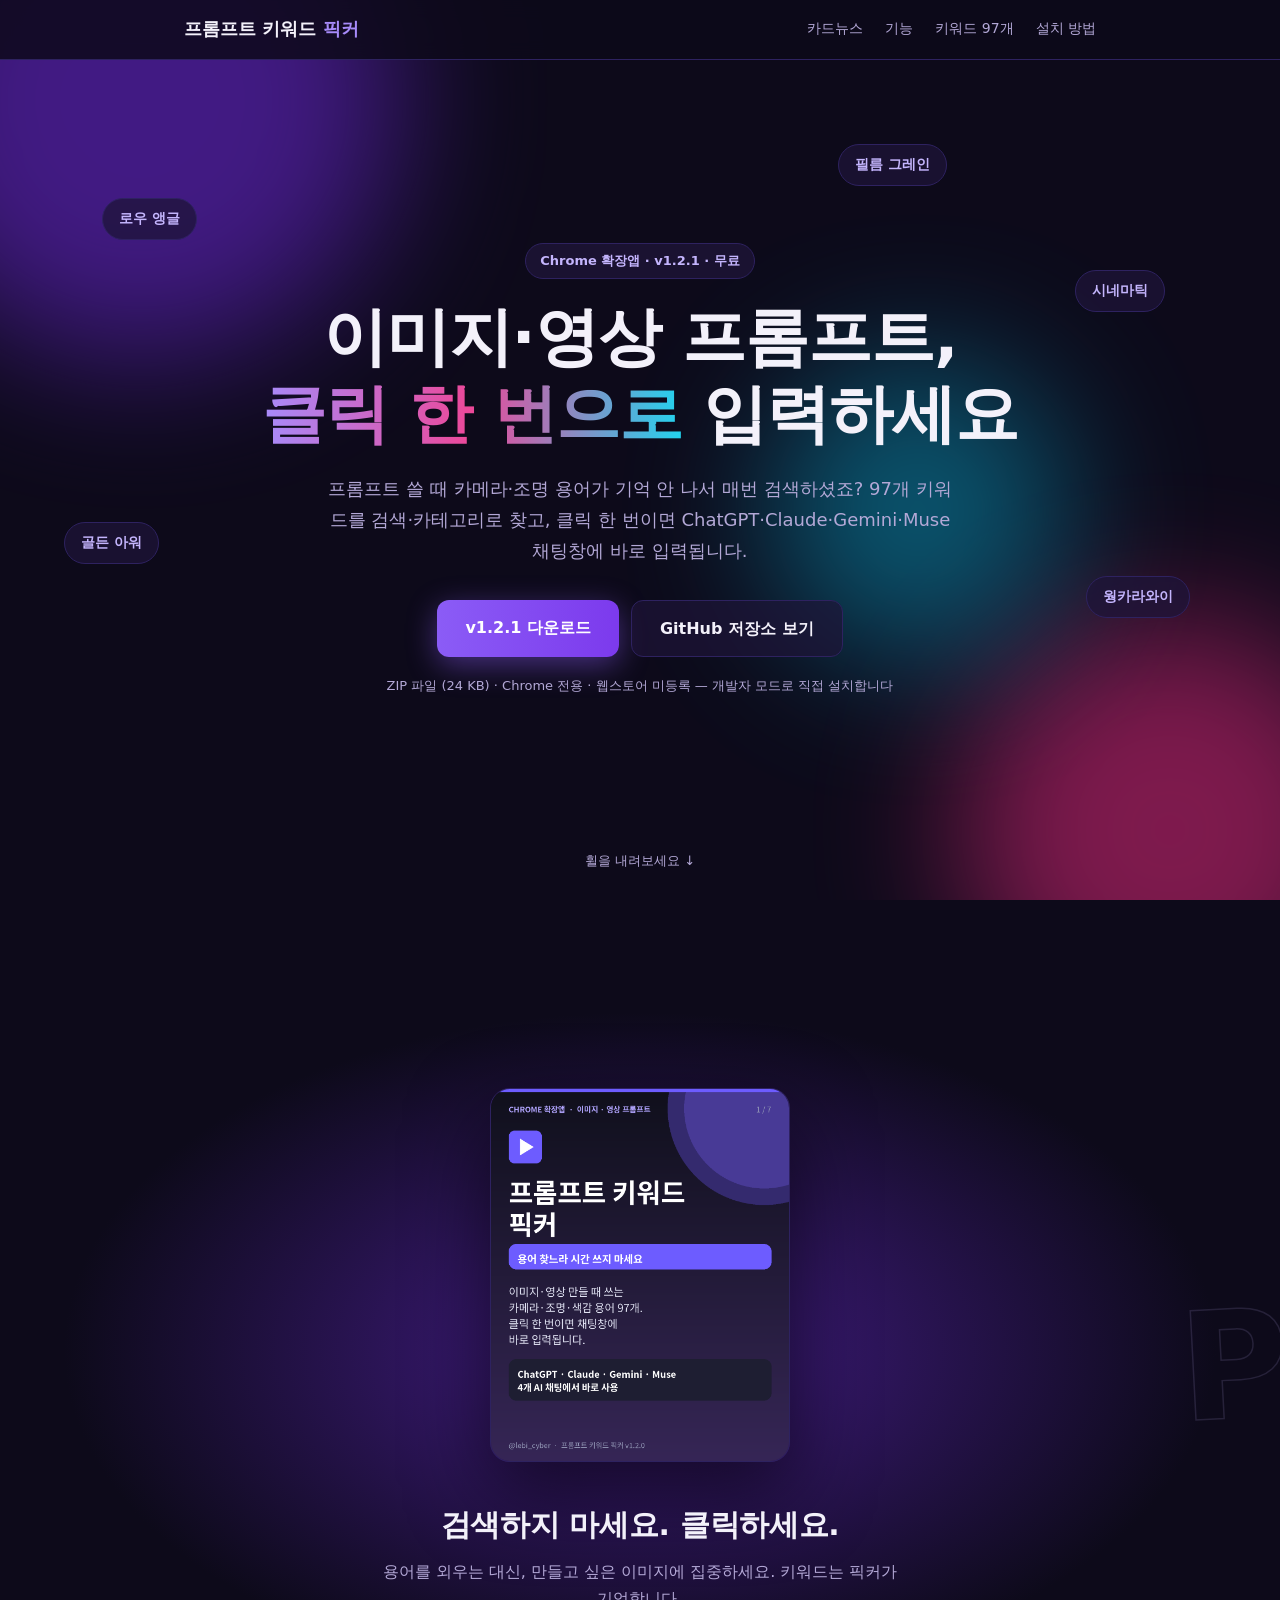
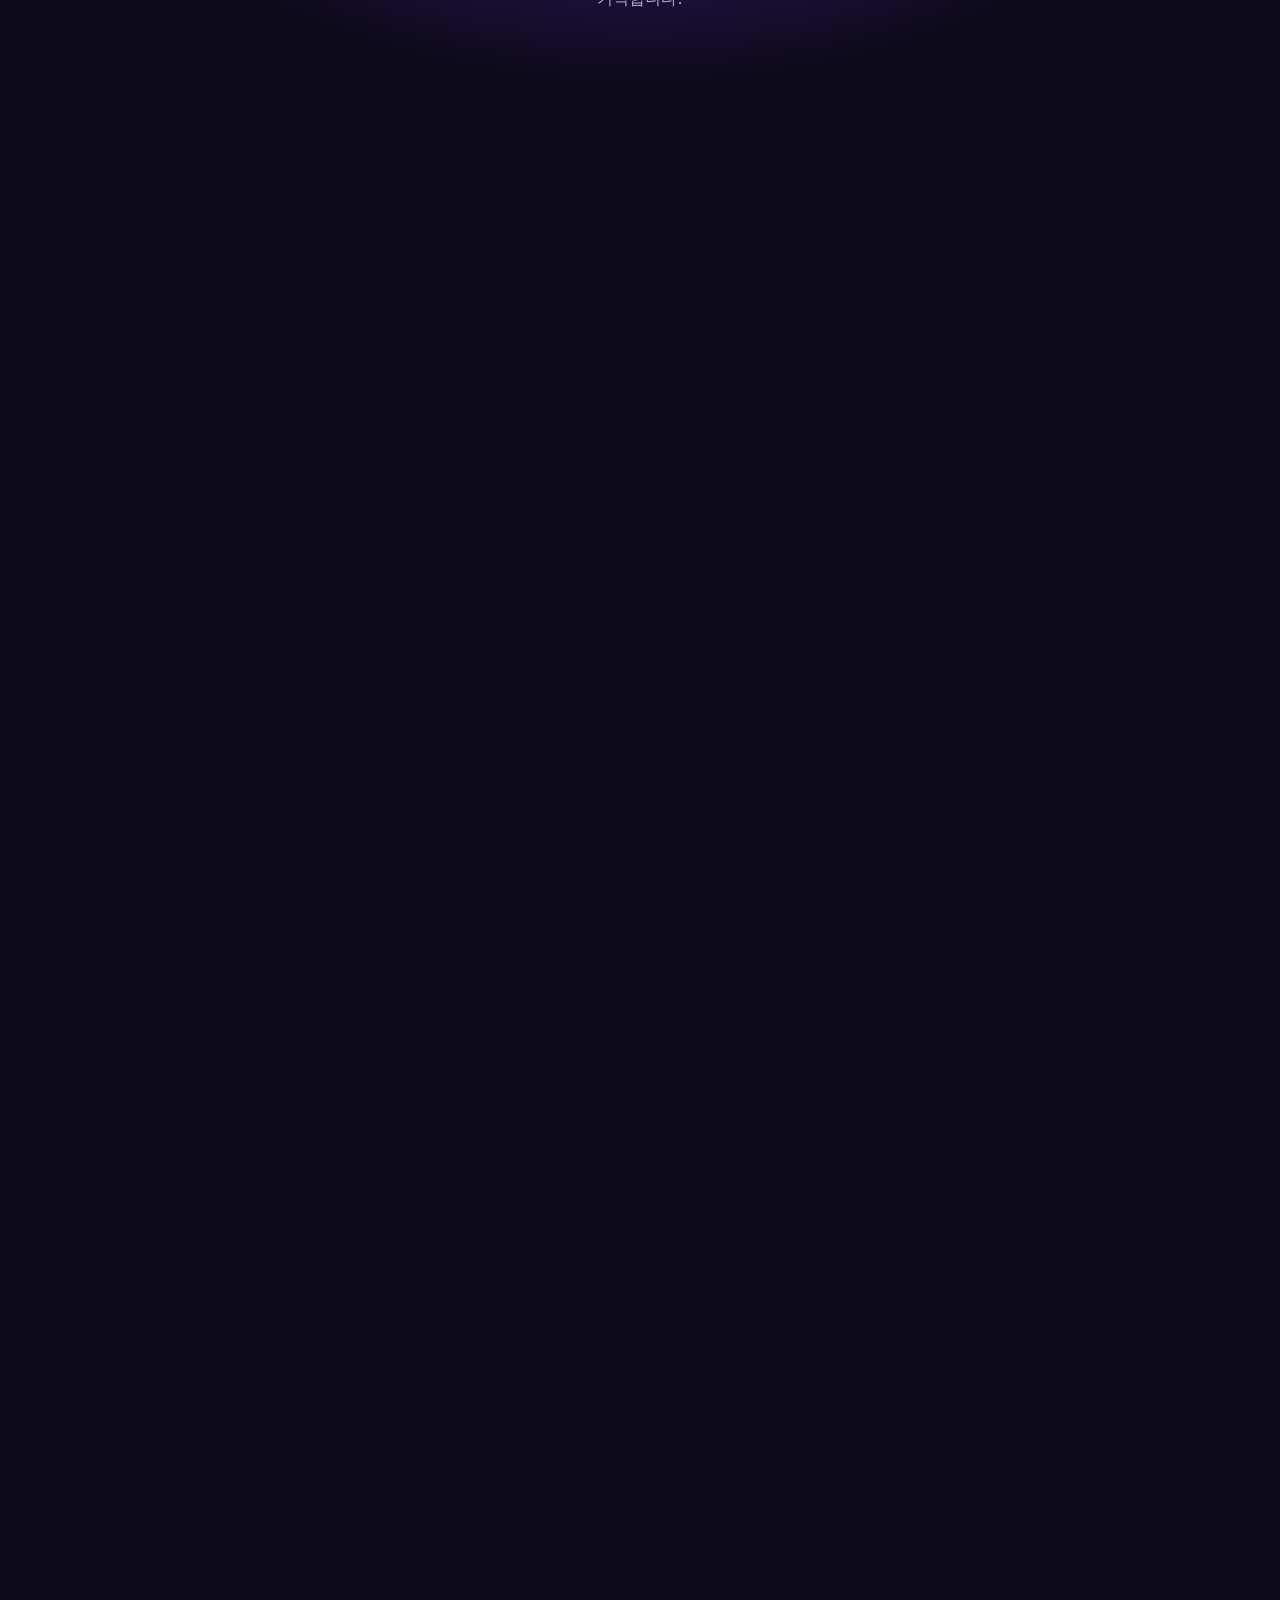
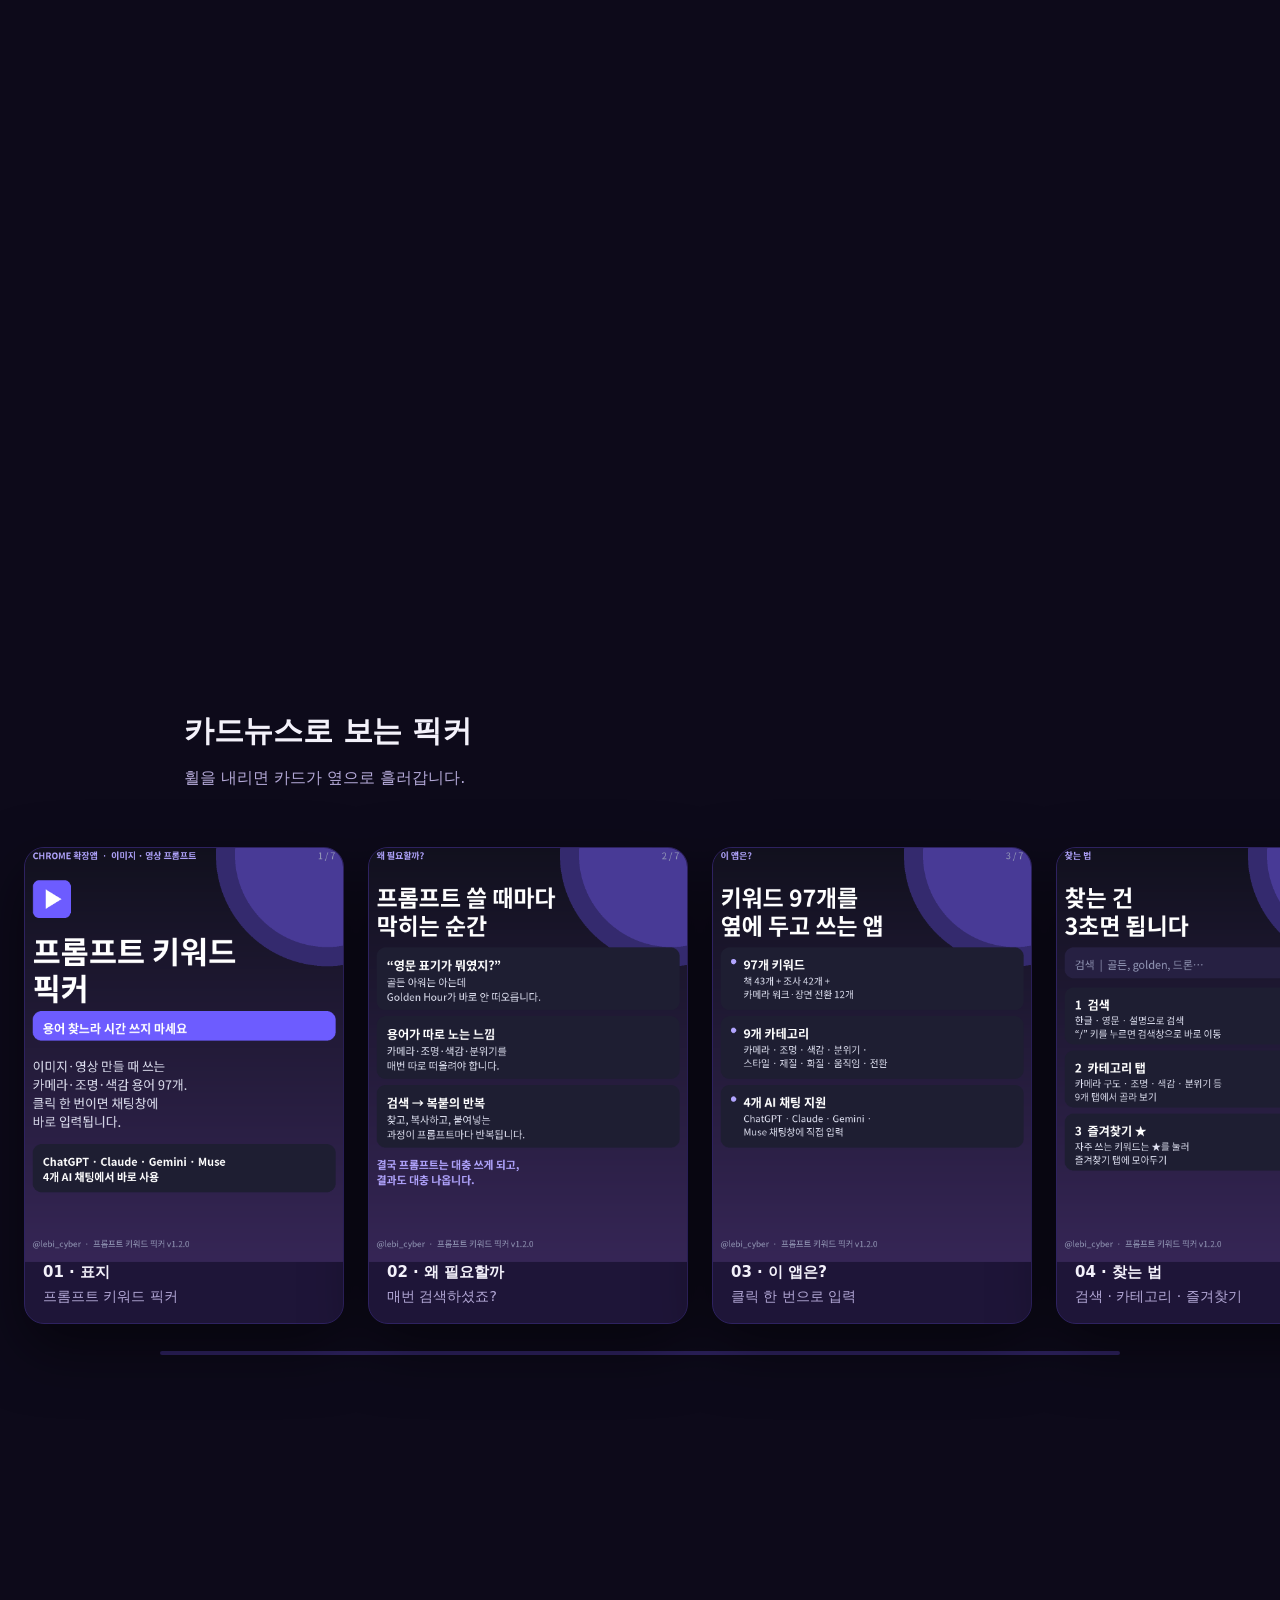
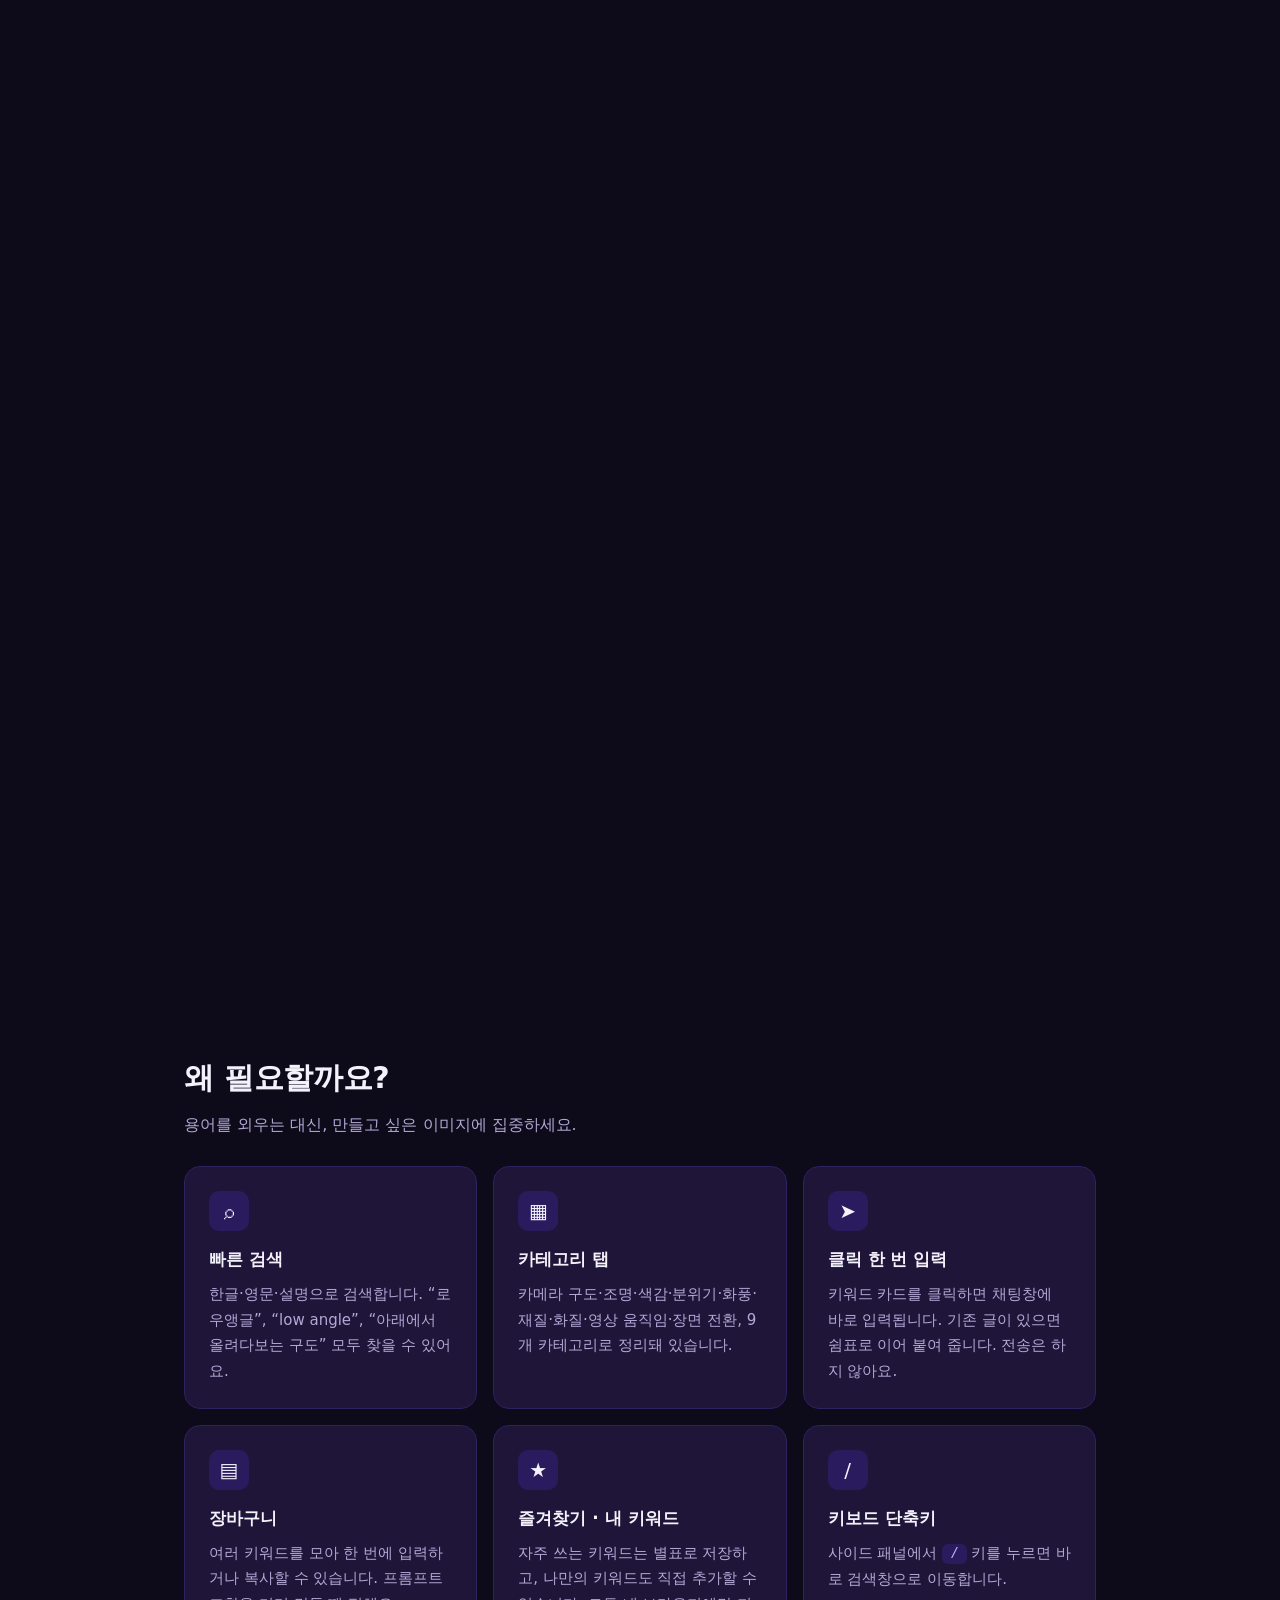
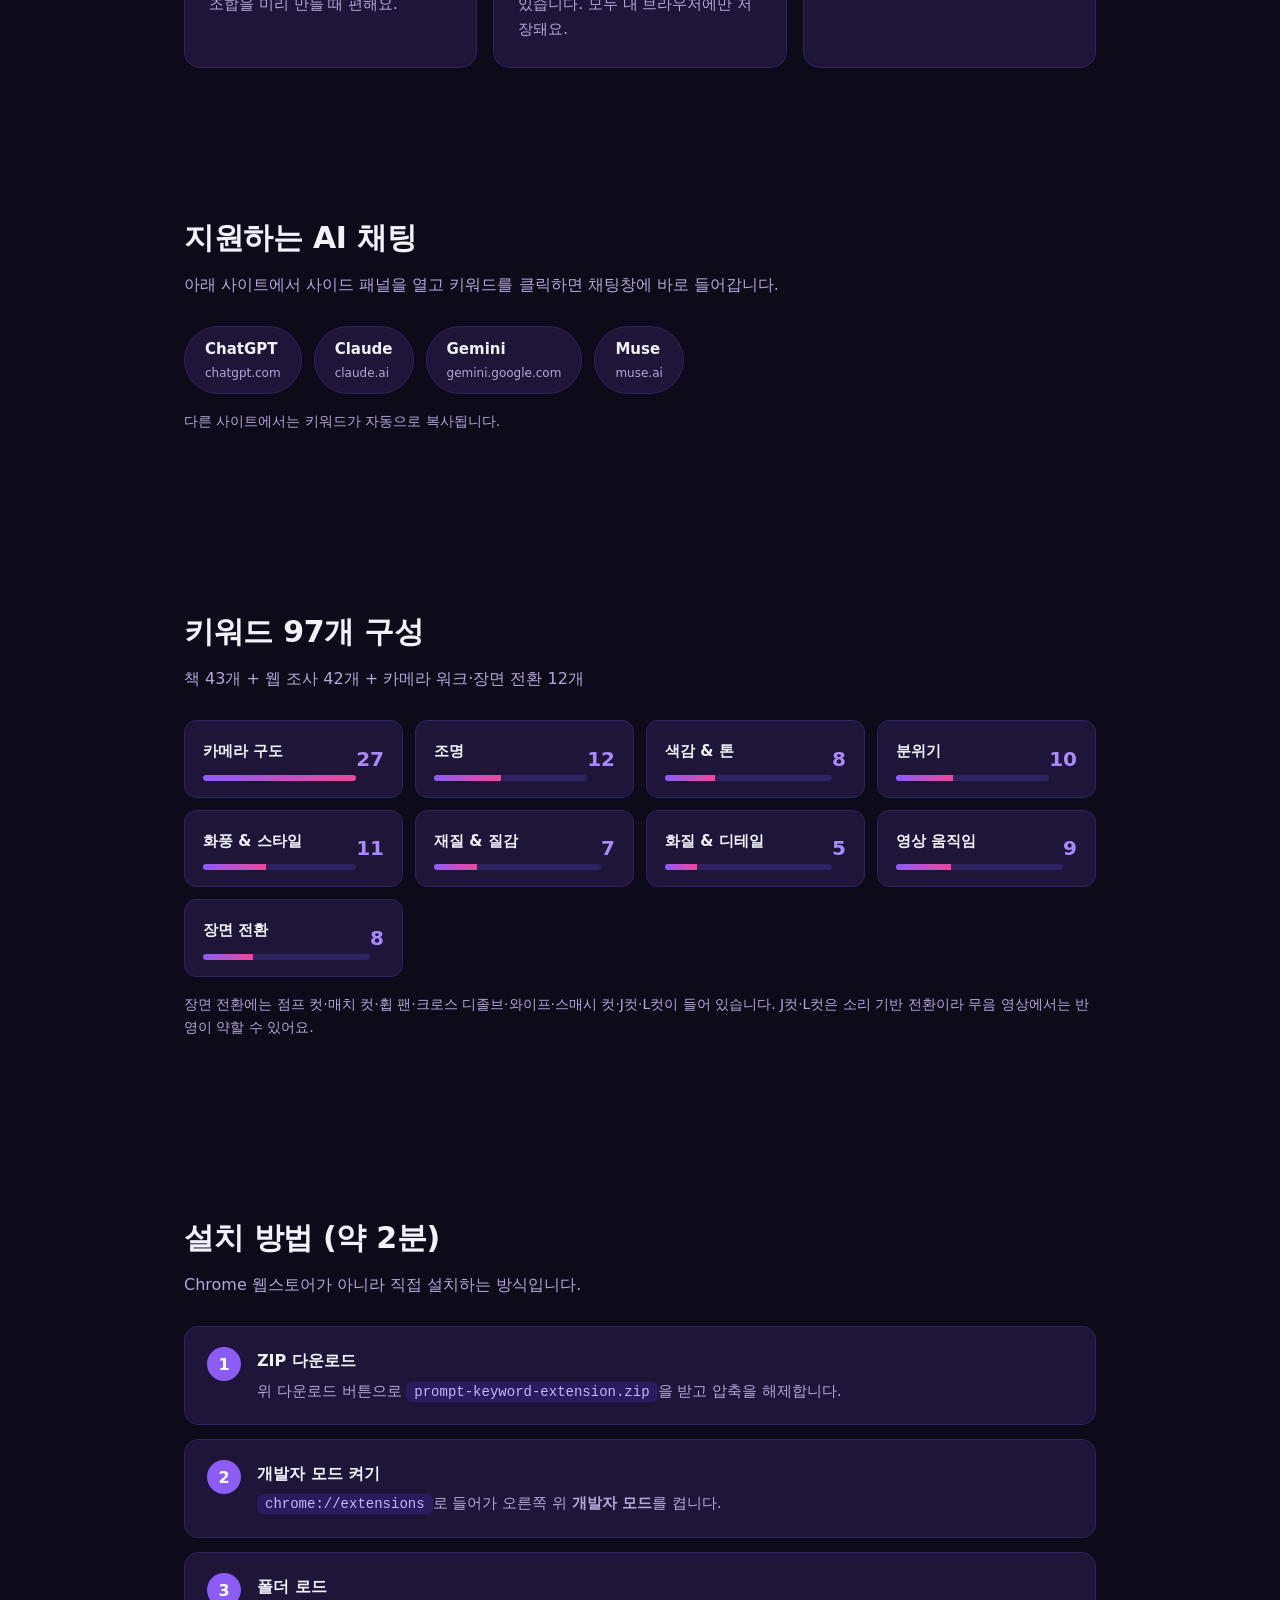
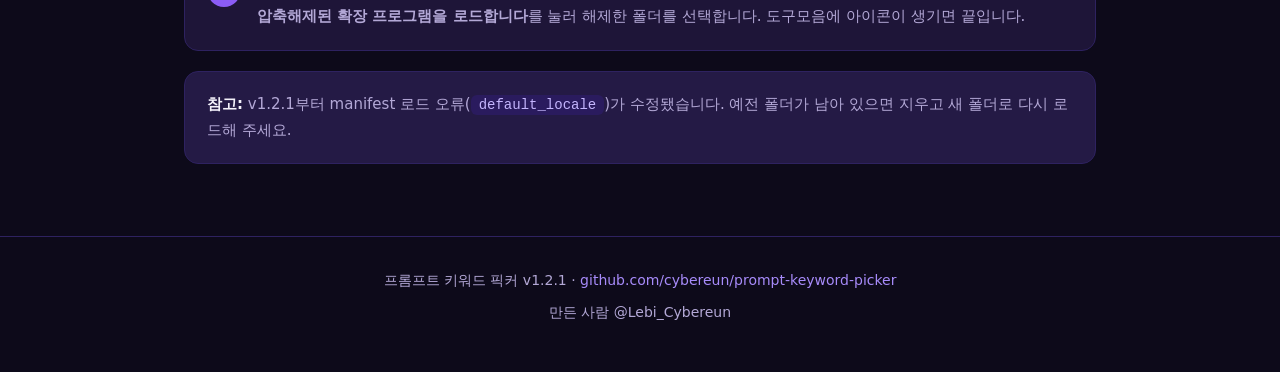
<file: index.html>
<!DOCTYPE html>
<html lang="ko">
<head>
<meta charset="UTF-8">
<meta name="viewport" content="width=device-width, initial-scale=1.0">
<title>프롬프트 키워드 픽커 — 이미지·영상 프롬프트, 클릭 한 번으로</title>
<meta name="description" content="프롬프트 키워드 픽커는 Chrome 확장앱입니다. 97개 키워드를 검색·카테고리로 찾고, 클릭 한 번이면 ChatGPT·Claude·Gemini·Muse 채팅창에 바로 입력돼요.">
<style>
  :root{
    --bg:#0d0a1a; --bg2:#17112e; --card:#1e1538; --line:#2e2260;
    --violet:#8b5cf6; --violet2:#a78bfa; --lav:#c4b5fd; --pink:#ec4899; --cyan:#22d3ee;
    --text:#f3f1fa; --muted:#b3a8d6;
  }
  *{margin:0;padding:0;box-sizing:border-box}
  html{scroll-behavior:smooth;overflow-x:clip}
  body{background:var(--bg);color:var(--text);font-family:"Noto Sans KR","Malgun Gothic",system-ui,-apple-system,sans-serif;line-height:1.7;overflow-x:clip}
  a{color:var(--violet2);text-decoration:none}
  .wrap{max-width:960px;margin:0 auto;padding:0 24px}
  /* progress bar */
  #progress{position:fixed;top:0;left:0;height:3px;width:0;background:linear-gradient(90deg,var(--violet),var(--pink),var(--cyan));z-index:50}
  header{position:fixed;top:0;left:0;right:0;background:rgba(13,10,26,.85);backdrop-filter:blur(10px);border-bottom:1px solid var(--line);z-index:40}
  nav{display:flex;align-items:center;justify-content:space-between;max-width:960px;margin:0 auto;padding:14px 24px}
  .logo{font-weight:800;font-size:18px;color:var(--text)}
  .logo span{color:var(--violet2)}
  nav ul{display:flex;gap:22px;list-style:none;font-size:14px}
  nav ul a{color:var(--muted)}
  nav ul a:hover{color:var(--text)}
  /* hero */
  .hero{position:relative;min-height:100vh;display:flex;align-items:center;justify-content:center;text-align:center;overflow:hidden;padding:120px 24px 80px}
  .orb{position:absolute;border-radius:50%;filter:blur(70px);opacity:.55;pointer-events:none}
  .orb1{width:520px;height:520px;background:#6d28d9;top:-160px;left:-120px;animation:drift 14s ease-in-out infinite alternate}
  .orb2{width:420px;height:420px;background:#db2777;bottom:-140px;right:-100px;animation:drift 18s ease-in-out infinite alternate-reverse}
  .orb3{width:300px;height:300px;background:#0891b2;top:40%;left:60%;animation:drift 11s ease-in-out infinite alternate}
  @keyframes drift{from{transform:translate(0,0) scale(1)}to{transform:translate(60px,40px) scale(1.15)}}
  .hero-inner{position:relative;z-index:2}
  .badge{display:inline-block;background:rgba(30,21,56,.8);border:1px solid var(--line);color:var(--lav);font-size:13px;font-weight:700;padding:6px 14px;border-radius:999px;margin-bottom:20px}
  h1{font-size:clamp(36px,7vw,64px);line-height:1.2;font-weight:800;letter-spacing:-1px}
  h1 .grad{background:linear-gradient(90deg,var(--violet2),var(--pink),var(--cyan));-webkit-background-clip:text;background-clip:text;color:transparent}
  .hero p.lead{color:var(--muted);font-size:18px;max-width:640px;margin:22px auto 0}
  .cta{display:flex;gap:12px;justify-content:center;margin-top:34px;flex-wrap:wrap}
  .btn{display:inline-block;padding:14px 28px;border-radius:12px;font-weight:700;font-size:16px;transition:transform .2s,box-shadow .2s}
  .btn:hover{transform:translateY(-2px)}
  .btn-primary{background:linear-gradient(90deg,var(--violet),#7c3aed);color:#fff;box-shadow:0 8px 30px rgba(139,92,246,.45)}
  .btn-ghost{border:1px solid var(--line);color:var(--text);background:rgba(30,21,56,.7)}
  .meta{margin-top:18px;font-size:13px;color:var(--muted)}
  .chip{position:absolute;padding:8px 16px;border-radius:999px;background:rgba(30,21,56,.75);border:1px solid var(--line);font-size:14px;font-weight:700;color:var(--lav);white-space:nowrap;animation:float 6s ease-in-out infinite;pointer-events:none;z-index:1}
  @keyframes float{0%,100%{transform:translateY(0)}50%{transform:translateY(-16px)}}
  .scroll-hint{position:absolute;bottom:28px;left:50%;transform:translateX(-50%);color:var(--muted);font-size:13px;z-index:2;animation:bob 1.8s ease-in-out infinite}
  @keyframes bob{0%,100%{transform:translate(-50%,0)}50%{transform:translate(-50%,8px)}}
  /* reveal on scroll */
  .reveal{opacity:0;transform:translateY(36px);transition:opacity .8s ease,transform .8s ease}
  .reveal.visible{opacity:1;transform:none}
  section{padding:72px 0;position:relative}
  h2{font-size:30px;font-weight:800;margin-bottom:8px;letter-spacing:-.3px}
  .sub{color:var(--muted);margin-bottom:28px}
  /* scene: sticky scroll-driven morph */
  .scene-wrap{height:320vh;position:relative}
  .scene{position:-webkit-sticky;position:sticky;top:0;height:100vh;display:flex;align-items:center;justify-content:center;overflow:hidden}
  .scene-bg{position:absolute;inset:0;background:radial-gradient(ellipse 60% 50% at 50% 50%,#3b1d7a 0%,var(--bg) 75%);transition:background .2s}
  .scene-word{position:absolute;font-size:clamp(48px,12vw,150px);font-weight:800;white-space:nowrap;color:transparent;-webkit-text-stroke:1.5px rgba(196,181,253,.35);pointer-events:none}
  .scene-card{position:relative;z-index:2;text-align:center;padding:0 24px}
  .scene-card img{width:min(300px,64vw);border-radius:20px;box-shadow:0 30px 80px rgba(0,0,0,.6);border:1px solid var(--line)}
  .scene-card h2{margin-top:28px}
  .scene-card p{color:var(--muted);max-width:520px;margin:8px auto 0}
  /* horizontal gallery driven by wheel */
  .h-wrap{height:400vh;position:relative}
  .h-sticky{position:-webkit-sticky;position:sticky;top:0;height:100vh;overflow:hidden;display:flex;flex-direction:column;justify-content:center}
  .h-head{max-width:960px;margin:0 auto 28px;padding:0 24px;width:100%}
  .h-track{display:flex;gap:24px;padding:0 24px;will-change:transform;width:max-content}
  .h-card{flex:none;width:min(320px,74vw);border-radius:20px;overflow:hidden;border:1px solid var(--line);box-shadow:0 24px 60px rgba(0,0,0,.5);background:var(--card);animation:cardfloat 5s ease-in-out infinite}
  .h-card:nth-child(2n){animation-delay:.7s}
  .h-card:nth-child(3n){animation-delay:1.4s}
  @keyframes cardfloat{0%,100%{transform:translateY(0) rotate(-.4deg)}50%{transform:translateY(-12px) rotate(.4deg)}}
  .h-card img{width:100%;display:block;aspect-ratio:4/5;object-fit:cover;transform:scale(1.08);transition:transform .3s}
  .h-card:hover img{transform:scale(1)}
  .h-card .cap{padding:14px 18px;font-size:14px;color:var(--muted)}
  .h-card .cap b{color:var(--text);display:block;font-size:15px}
  .h-progress{height:4px;background:var(--line);border-radius:99px;margin:28px auto 0;max-width:960px;width:calc(100% - 48px);overflow:hidden}
  .h-progress i{display:block;height:100%;width:0;background:linear-gradient(90deg,var(--violet),var(--pink))}
  /* features */
  .grid{display:grid;grid-template-columns:repeat(auto-fit,minmax(260px,1fr));gap:16px}
  .card{background:var(--card);border:1px solid var(--line);border-radius:16px;padding:24px;transition:transform .3s,border-color .3s}
  .card:hover{transform:translateY(-6px);border-color:var(--violet)}
  .card h3{font-size:17px;margin-bottom:8px}
  .card p{color:var(--muted);font-size:15px}
  .icon{width:40px;height:40px;border-radius:10px;background:#2a1b5e;display:flex;align-items:center;justify-content:center;font-size:20px;margin-bottom:14px}
  .sites{display:flex;gap:12px;flex-wrap:wrap}
  .site{background:var(--card);border:1px solid var(--line);border-radius:999px;padding:10px 20px;font-weight:700;font-size:15px;transition:transform .2s}
  .site:hover{transform:translateY(-3px)}
  .site small{display:block;font-weight:400;color:var(--muted);font-size:12px}
  .cats{display:grid;grid-template-columns:repeat(auto-fit,minmax(180px,1fr));gap:12px}
  .cat{background:var(--card);border:1px solid var(--line);border-radius:12px;padding:16px 18px;display:flex;justify-content:space-between;align-items:center}
  .cat b{font-size:15px}
  .cat span{color:var(--violet2);font-weight:800;font-size:20px}
  .bar{height:6px;background:var(--line);border-radius:99px;margin-top:10px;overflow:hidden}
  .bar i{display:block;height:100%;width:0;background:linear-gradient(90deg,var(--violet),var(--pink));transition:width 1s ease}
  .steps{display:grid;gap:14px}
  .step{background:var(--card);border:1px solid var(--line);border-radius:14px;padding:20px 22px;display:flex;gap:16px;align-items:flex-start}
  .step .num{flex:none;width:34px;height:34px;border-radius:50%;background:var(--violet);color:#fff;font-weight:800;display:flex;align-items:center;justify-content:center}
  .step h3{font-size:16px;margin-bottom:4px}
  .step p{color:var(--muted);font-size:15px}
  code{background:#2a1b5e;color:var(--lav);padding:2px 8px;border-radius:6px;font-size:14px}
  .note{background:#241a45;border:1px solid var(--line);border-radius:14px;padding:20px 22px;color:var(--muted);font-size:15px}
  .note b{color:var(--text)}
  footer{border-top:1px solid var(--line);padding:32px 0 48px;color:var(--muted);font-size:14px;text-align:center}
  @media(max-width:640px){
    .chip{display:none}
    .h-card{width:78vw}
    section{padding:56px 0}
  }
  @media (prefers-reduced-motion: reduce){
    *,*::before,*::after{animation:none!important;transition:none!important}
    .reveal{opacity:1;transform:none}
    html{scroll-behavior:auto}
  }
</style>
</head>
<body>
<div id="progress"></div>
<header>
  <nav>
    <a class="logo" href="#">프롬프트 키워드 <span>픽커</span></a>
    <ul>
      <li><a href="#gallery">카드뉴스</a></li>
      <li><a href="#features">기능</a></li>
      <li><a href="#keywords">키워드 97개</a></li>
      <li><a href="#install">설치 방법</a></li>
    </ul>
  </nav>
</header>

<div class="hero" id="hero">
  <div class="orb orb1"></div><div class="orb orb2"></div><div class="orb orb3"></div>
  <span class="chip" style="top:22%;left:8%;animation-delay:.2s" data-depth="30">로우 앵글</span>
  <span class="chip" style="top:30%;right:9%;animation-delay:1s" data-depth="50">시네마틱</span>
  <span class="chip" style="top:58%;left:5%;animation-delay:1.6s" data-depth="40">골든 아워</span>
  <span class="chip" style="top:64%;right:7%;animation-delay:.6s" data-depth="60">웡카라와이</span>
  <span class="chip" style="top:16%;right:26%;animation-delay:2s" data-depth="20">필름 그레인</span>
  <div class="hero-inner">
    <div class="badge">Chrome 확장앱 · v1.2.1 · 무료</div>
    <h1>이미지·영상 프롬프트,<br><span class="grad">클릭 한 번으로</span> 입력하세요</h1>
    <p class="lead">프롬프트 쓸 때 카메라·조명 용어가 기억 안 나서 매번 검색하셨죠? 97개 키워드를 검색·카테고리로 찾고, 클릭 한 번이면 ChatGPT·Claude·Gemini·Muse 채팅창에 바로 입력됩니다.</p>
    <div class="cta">
      <a class="btn btn-primary" href="https://github.com/cybereun/prompt-keyword-picker/releases/download/v1.2.1/prompt-keyword-extension.zip">v1.2.1 다운로드</a>
      <a class="btn btn-ghost" href="https://github.com/cybereun/prompt-keyword-picker">GitHub 저장소 보기</a>
    </div>
    <p class="meta">ZIP 파일 (24 KB) · Chrome 전용 · 웹스토어 미등록 — 개발자 모드로 직접 설치합니다</p>
  </div>
  <div class="scroll-hint">휠을 내려보세요 ↓</div>
</div>

<div class="scene-wrap" id="sceneWrap">
  <div class="scene">
    <div class="scene-bg" id="sceneBg"></div>
    <div class="scene-word" id="sceneWord">PROMPT</div>
    <div class="scene-card" id="sceneCard">
      <img src="images/01_cover.png" alt="프롬프트 키워드 픽커 표지 카드">
      <h2 id="sceneTitle">검색하지 마세요. 클릭하세요.</h2>
      <p id="sceneText">용어를 외우는 대신, 만들고 싶은 이미지에 집중하세요. 키워드는 픽커가 기억합니다.</p>
    </div>
  </div>
</div>

<div class="h-wrap" id="gallery">
  <div class="h-sticky">
    <div class="h-head">
      <h2>카드뉴스로 보는 픽커</h2>
      <p class="sub">휠을 내리면 카드가 옆으로 흘러갑니다.</p>
    </div>
    <div class="h-track" id="hTrack">
      <div class="h-card"><img src="images/01_cover.png" alt="표지"><div class="cap"><b>01 · 표지</b>프롬프트 키워드 픽커</div></div>
      <div class="h-card"><img src="images/02_problem.png" alt="왜 필요할까"><div class="cap"><b>02 · 왜 필요할까</b>매번 검색하셨죠?</div></div>
      <div class="h-card"><img src="images/03_what.png" alt="이 앱은?"><div class="cap"><b>03 · 이 앱은?</b>클릭 한 번으로 입력</div></div>
      <div class="h-card"><img src="images/04_find.png" alt="찾는 법"><div class="cap"><b>04 · 찾는 법</b>검색 · 카테고리 · 즐겨찾기</div></div>
      <div class="h-card"><img src="images/05_use.png" alt="쓰는 법"><div class="cap"><b>05 · 쓰는 법</b>채팅창에 바로 입력</div></div>
      <div class="h-card"><img src="images/06_inside.png" alt="97개 구성"><div class="cap"><b>06 · 97개 구성</b>9개 카테고리</div></div>
      <div class="h-card"><img src="images/07_install.png" alt="설치 방법"><div class="cap"><b>07 · 설치 방법</b>2분이면 끝</div></div>
    </div>
    <div class="h-progress"><i id="hBar"></i></div>
  </div>
</div>

<section id="features">
  <div class="wrap">
    <h2 class="reveal">왜 필요할까요?</h2>
    <p class="sub reveal">용어를 외우는 대신, 만들고 싶은 이미지에 집중하세요.</p>
    <div class="grid">
      <div class="card reveal"><div class="icon">⌕</div><h3>빠른 검색</h3><p>한글·영문·설명으로 검색합니다. “로우앵글”, “low angle”, “아래에서 올려다보는 구도” 모두 찾을 수 있어요.</p></div>
      <div class="card reveal"><div class="icon">▦</div><h3>카테고리 탭</h3><p>카메라 구도·조명·색감·분위기·화풍·재질·화질·영상 움직임·장면 전환, 9개 카테고리로 정리돼 있습니다.</p></div>
      <div class="card reveal"><div class="icon">➤</div><h3>클릭 한 번 입력</h3><p>키워드 카드를 클릭하면 채팅창에 바로 입력됩니다. 기존 글이 있으면 쉼표로 이어 붙여 줍니다. 전송은 하지 않아요.</p></div>
      <div class="card reveal"><div class="icon">▤</div><h3>장바구니</h3><p>여러 키워드를 모아 한 번에 입력하거나 복사할 수 있습니다. 프롬프트 조합을 미리 만들 때 편해요.</p></div>
      <div class="card reveal"><div class="icon">★</div><h3>즐겨찾기 · 내 키워드</h3><p>자주 쓰는 키워드는 별표로 저장하고, 나만의 키워드도 직접 추가할 수 있습니다. 모두 내 브라우저에만 저장돼요.</p></div>
      <div class="card reveal"><div class="icon">/</div><h3>키보드 단축키</h3><p>사이드 패널에서 <code>/</code> 키를 누르면 바로 검색창으로 이동합니다.</p></div>
    </div>
  </div>
</section>

<section>
  <div class="wrap">
    <h2 class="reveal">지원하는 AI 채팅</h2>
    <p class="sub reveal">아래 사이트에서 사이드 패널을 열고 키워드를 클릭하면 채팅창에 바로 들어갑니다.</p>
    <div class="sites reveal">
      <div class="site">ChatGPT<small>chatgpt.com</small></div>
      <div class="site">Claude<small>claude.ai</small></div>
      <div class="site">Gemini<small>gemini.google.com</small></div>
      <div class="site">Muse<small>muse.ai</small></div>
    </div>
    <p class="sub reveal" style="margin-top:16px;font-size:14px">다른 사이트에서는 키워드가 자동으로 복사됩니다.</p>
  </div>
</section>

<section id="keywords">
  <div class="wrap">
    <h2 class="reveal">키워드 97개 구성</h2>
    <p class="sub reveal">책 43개 + 웹 조사 42개 + 카메라 워크·장면 전환 12개</p>
    <div class="cats reveal">
      <div class="cat"><div style="flex:1"><b>카메라 구도</b><div class="bar"><i data-w="100"></i></div></div><span>27</span></div>
      <div class="cat"><div style="flex:1"><b>조명</b><div class="bar"><i data-w="44"></i></div></div><span>12</span></div>
      <div class="cat"><div style="flex:1"><b>색감 &amp; 톤</b><div class="bar"><i data-w="30"></i></div></div><span>8</span></div>
      <div class="cat"><div style="flex:1"><b>분위기</b><div class="bar"><i data-w="37"></i></div></div><span>10</span></div>
      <div class="cat"><div style="flex:1"><b>화풍 &amp; 스타일</b><div class="bar"><i data-w="41"></i></div></div><span>11</span></div>
      <div class="cat"><div style="flex:1"><b>재질 &amp; 질감</b><div class="bar"><i data-w="26"></i></div></div><span>7</span></div>
      <div class="cat"><div style="flex:1"><b>화질 &amp; 디테일</b><div class="bar"><i data-w="19"></i></div></div><span>5</span></div>
      <div class="cat"><div style="flex:1"><b>영상 움직임</b><div class="bar"><i data-w="33"></i></div></div><span>9</span></div>
      <div class="cat"><div style="flex:1"><b>장면 전환</b><div class="bar"><i data-w="30"></i></div></div><span>8</span></div>
    </div>
    <p class="sub reveal" style="margin-top:16px;font-size:14px">장면 전환에는 점프 컷·매치 컷·휩 팬·크로스 디졸브·와이프·스매시 컷·J컷·L컷이 들어 있습니다. J컷·L컷은 소리 기반 전환이라 무음 영상에서는 반영이 약할 수 있어요.</p>
  </div>
</section>

<section id="install">
  <div class="wrap">
    <h2 class="reveal">설치 방법 (약 2분)</h2>
    <p class="sub reveal">Chrome 웹스토어가 아니라 직접 설치하는 방식입니다.</p>
    <div class="steps">
      <div class="step reveal"><div class="num">1</div><div><h3>ZIP 다운로드</h3><p>위 다운로드 버튼으로 <code>prompt-keyword-extension.zip</code>을 받고 압축을 해제합니다.</p></div></div>
      <div class="step reveal"><div class="num">2</div><div><h3>개발자 모드 켜기</h3><p><code>chrome://extensions</code>로 들어가 오른쪽 위 <b>개발자 모드</b>를 켭니다.</p></div></div>
      <div class="step reveal"><div class="num">3</div><div><h3>폴더 로드</h3><p><b>압축해제된 확장 프로그램을 로드합니다</b>를 눌러 해제한 폴더를 선택합니다. 도구모음에 아이콘이 생기면 끝입니다.</p></div></div>
    </div>
    <div class="note reveal" style="margin-top:20px"><b>참고:</b> v1.2.1부터 manifest 로드 오류(<code>default_locale</code>)가 수정됐습니다. 예전 폴더가 남아 있으면 지우고 새 폴더로 다시 로드해 주세요.</div>
  </div>
</section>

<footer>
  <div class="wrap">
    <p>프롬프트 키워드 픽커 v1.2.1 · <a href="https://github.com/cybereun/prompt-keyword-picker">github.com/cybereun/prompt-keyword-picker</a></p>
    <p style="margin-top:8px">만든 사람 @Lebi_Cybereun</p>
  </div>
</footer>

<script>
(function(){
  var reduce = window.matchMedia('(prefers-reduced-motion: reduce)').matches;
  /* top progress bar */
  var bar = document.getElementById('progress');
  /* reveal on scroll */
  var io = new IntersectionObserver(function(es){
    es.forEach(function(e){
      if(e.isIntersecting){
        e.target.classList.add('visible');
        e.target.querySelectorAll('.bar i').forEach(function(b){ b.style.width = b.getAttribute('data-w') + '%'; });
        io.unobserve(e.target);
      }
    });
  }, {threshold:.15});
  document.querySelectorAll('.reveal').forEach(function(el){ io.observe(el); });
  /* hero chips parallax on mouse */
  var chips = document.querySelectorAll('.chip');
  var hero = document.getElementById('hero');
  if(!reduce){
    hero.addEventListener('mousemove', function(ev){
      var r = hero.getBoundingClientRect();
      var x = (ev.clientX - r.left) / r.width - .5;
      var y = (ev.clientY - r.top) / r.height - .5;
      chips.forEach(function(c){
        var d = parseFloat(c.getAttribute('data-depth') || 30);
        c.style.translate = (x * d) + 'px ' + (y * d) + 'px';
      });
    });
  }
  /* scroll-driven scenes */
  var sceneWrap = document.getElementById('sceneWrap');
  var sceneWord = document.getElementById('sceneWord');
  var sceneCard = document.getElementById('sceneCard');
  var sceneBg = document.getElementById('sceneBg');
  var sceneTitle = document.getElementById('sceneTitle');
  var sceneText = document.getElementById('sceneText');
  var hWrap = document.getElementById('gallery');
  var hTrack = document.getElementById('hTrack');
  var hBar = document.getElementById('hBar');
  var titles = [
    ['검색하지 마세요. 클릭하세요.', '용어를 외우는 대신, 만들고 싶은 이미지에 집중하세요. 키워드는 픽커가 기억합니다.'],
    ['97개의 키워드가 당신을 기다립니다.', '책 43개 + 웹 조사 42개 + 카메라 워크·장면 전환 12개. 구도부터 장면 전환까지 한 곳에.'],
    ['이제, 만들러 가세요.', 'ChatGPT·Claude·Gemini·Muse — 어디서든 클릭 한 번이면 프롬프트가 완성됩니다.']
  ];
  function progressOf(el){
    var r = el.getBoundingClientRect();
    var total = r.height - window.innerHeight;
    if(total <= 0) return 0;
    return Math.min(1, Math.max(0, -r.top / total));
  }
  function onScroll(){
    var doc = document.documentElement;
    var max = doc.scrollHeight - window.innerHeight;
    bar.style.width = (max > 0 ? (window.scrollY / max) * 100 : 0) + '%';
    /* scene morph */
    var p = progressOf(sceneWrap);
    var hue = 262 + p * 80;
    sceneBg.style.background = 'radial-gradient(ellipse 60% 50% at 50% 50%, hsl(' + hue + ', 65%, 32%) 0%, var(--bg) 75%)';
    sceneWord.style.transform = 'translateX(' + ((p - .5) * -140) + 'vw) rotate(' + ((p - .5) * 6) + 'deg)';
    sceneWord.style.opacity = String(1 - Math.abs(p - .5) * 1.2);
    var s = 1 - Math.sin(p * Math.PI) * .12;
    sceneCard.style.transform = 'scale(' + s + ') rotate(' + (Math.sin(p * Math.PI * 2) * 2) + 'deg)';
    var idx = Math.min(2, Math.floor(p * 3));
    sceneTitle.textContent = titles[idx][0];
    sceneText.textContent = titles[idx][1];
    /* horizontal gallery */
    var hp = progressOf(hWrap);
    var maxX = Math.max(0, hTrack.scrollWidth - window.innerWidth + 48);
    hTrack.style.transform = 'translateX(' + (-hp * maxX) + 'px)';
    hBar.style.width = (hp * 100) + '%';
  }
  var ticking = false;
  window.addEventListener('scroll', function(){
    if(!ticking){ window.requestAnimationFrame(function(){ onScroll(); ticking = false; }); ticking = true; }
  }, {passive:true});
  window.addEventListener('resize', onScroll);
  onScroll();
})();
</script>
</body>
</html>
</file>
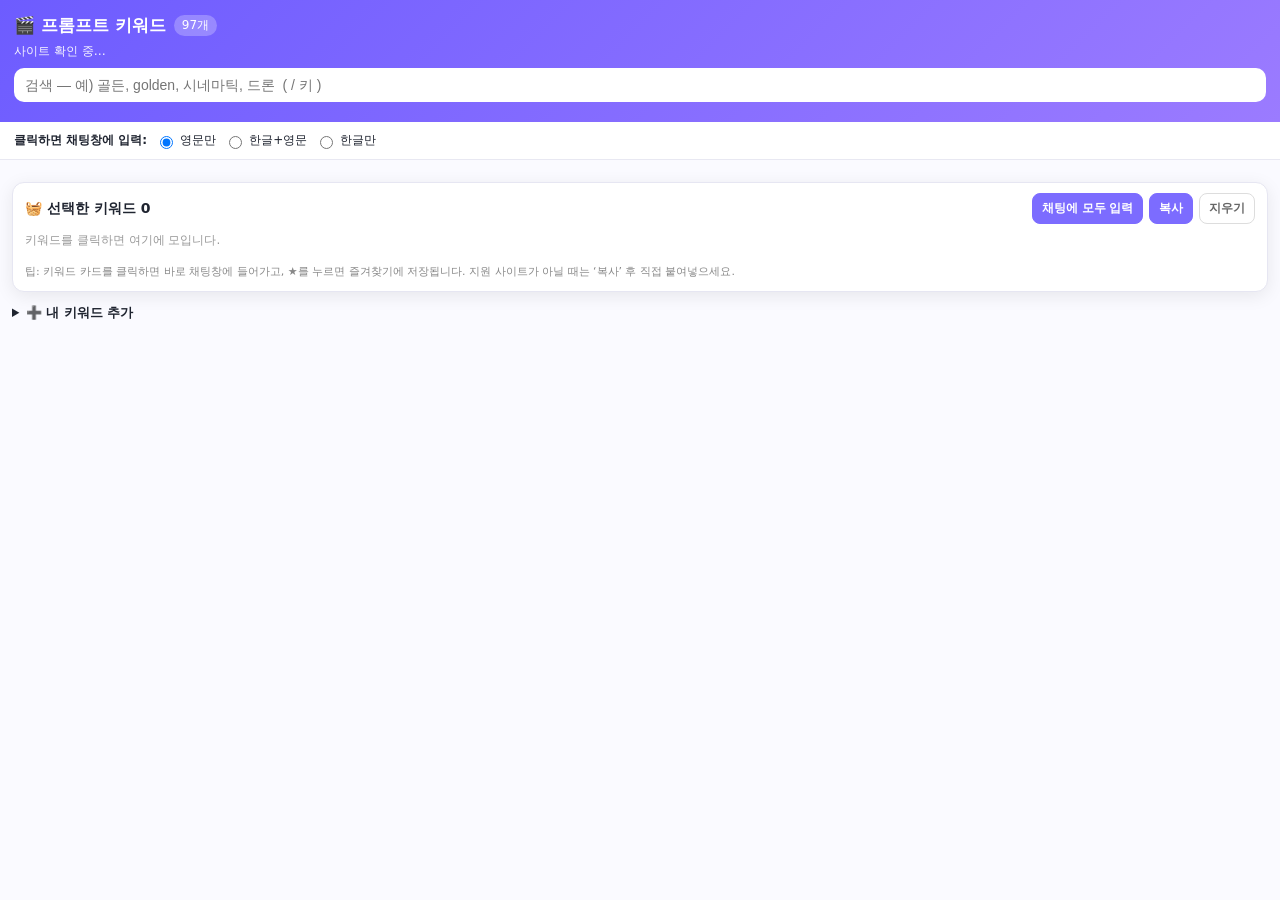
<file: sidepanel.html>
<!doctype html>
<html lang="ko">
<head>
<meta charset="utf-8">
<meta name="viewport" content="width=device-width, initial-scale=1">
<title>프롬프트 키워드 픽커</title>
<link rel="stylesheet" href="sidepanel.css">
</head>
<body>
<header class="head">
  <div class="title-row">
    <h1>🎬 프롬프트 키워드</h1>
    <span id="countBadge" class="badge">97개</span>
  </div>
  <p id="siteStatus" class="status">사이트 확인 중…</p>
  <input id="search" type="search" placeholder="검색 — 예) 골든, golden, 시네마틱, 드론  ( / 키 )" autocomplete="off">
  <div id="cats" class="cats" role="tablist" aria-label="카테고리"></div>
</header>

<section class="settings">
  <span class="settings-label">클릭하면 채팅창에 입력:</span>
  <label><input type="radio" name="fmt" value="en" checked> 영문만</label>
  <label><input type="radio" name="fmt" value="ko-en"> 한글+영문</label>
  <label><input type="radio" name="fmt" value="ko"> 한글만</label>
</section>

<main id="list" class="list"></main>

<section class="basket">
  <div class="basket-head">
    <strong>🧺 선택한 키워드 <span id="basketCount">0</span></strong>
    <div class="basket-actions">
      <button id="insertAll" type="button">채팅에 모두 입력</button>
      <button id="copyAll" type="button">복사</button>
      <button id="clearBasket" type="button" class="ghost">지우기</button>
    </div>
  </div>
  <div id="basketChips" class="chips"><span class="empty">키워드를 클릭하면 여기에 모입니다.</span></div>
  <p class="hint">팁: 키워드 카드를 클릭하면 바로 채팅창에 들어가고, ★를 누르면 즐겨찾기에 저장됩니다. 지원 사이트가 아닐 때는 ‘복사’ 후 직접 붙여넣으세요.</p>
</section>

<section class="custom">
  <details>
    <summary>➕ 내 키워드 추가</summary>
    <form id="customForm">
      <input id="cKo" placeholder="한글 (예: 드론 추적 샷)" required>
      <input id="cEn" placeholder="영문 (예: Drone Tracking Shot)" required>
      <select id="cCat">
        <option value="camera">카메라 구도</option>
        <option value="light">조명</option>
        <option value="color">색감 &amp; 톤</option>
        <option value="mood">분위기</option>
        <option value="style">화풍 &amp; 스타일</option>
        <option value="material">재질 &amp; 질감</option>
        <option value="quality">화질 &amp; 디테일</option>
        <option value="motion">영상 움직임</option>
        <option value="transition">장면 전환</option>
      </select>
      <input id="cDesc" placeholder="설명 (선택)">
      <button type="submit">추가하기</button>
    </form>
  </details>
</section>

<div id="toast" class="toast" role="status" aria-live="polite"></div>

<script src="keywords.js"></script>
<script src="sidepanel.js"></script>
</body>
</html>
</file>
<file: sidepanel.css>
* { box-sizing: border-box; }
body { margin: 0; font-family: system-ui, -apple-system, "Segoe UI", sans-serif; font-size: 14px; color: #1f2430; background: #fafaff; }
.head { padding: 14px 14px 10px; background: linear-gradient(135deg, #6d5cff, #9b7bff); color: #fff; position: sticky; top: 0; z-index: 5; }
.title-row { display: flex; align-items: center; gap: 8px; }
h1 { font-size: 17px; margin: 0; }
.badge { background: rgba(255,255,255,.25); border-radius: 999px; padding: 2px 8px; font-size: 12px; }
.status { margin: 6px 0 8px; font-size: 12px; opacity: .95; }
#search { width: 100%; padding: 9px 11px; border: none; border-radius: 10px; font-size: 14px; outline: none; }
#search:focus { box-shadow: 0 0 0 2px #fff, 0 0 0 4px #c9bfff; }
.cats { display: flex; flex-wrap: wrap; gap: 6px; margin-top: 10px; }
.cats button { border: 1px solid rgba(255,255,255,.55); background: transparent; color: #fff; border-radius: 999px; padding: 5px 10px; font-size: 12px; cursor: pointer; }
.cats button.active { background: #fff; color: #5b4bd6; font-weight: 700; }
.settings { display: flex; flex-wrap: wrap; gap: 8px; align-items: center; padding: 10px 14px; background: #fff; border-bottom: 1px solid #e8e8f2; font-size: 12px; position: sticky; top: 0; }
.settings-label { font-weight: 700; }
.settings label { cursor: pointer; display: flex; gap: 4px; align-items: center; }
.list { padding: 10px 12px 8px; display: grid; gap: 8px; }
.card { display: grid; grid-template-columns: 1fr auto; gap: 2px 8px; width: 100%; text-align: left; background: #fff; border: 1px solid #e6e6f2; border-radius: 12px; padding: 10px 12px; cursor: pointer; }
.card:hover { border-color: #7c6cff; box-shadow: 0 2px 10px rgba(124,108,255,.18); }
.card:active { transform: scale(.99); }
.card .ko { font-weight: 700; font-size: 14px; }
.card .en { color: #5b4bd6; font-weight: 600; font-size: 13px; }
.card .desc { grid-column: 1 / -1; color: #666; font-size: 12px; line-height: 1.45; }
.card .fav { background: none; border: none; font-size: 16px; cursor: pointer; line-height: 1; padding: 2px; }
.card .fav.on { color: #f5a623; }
.card .cat-tag { grid-column: 1 / -1; font-size: 11px; color: #888; }
.no-result { text-align: center; color: #888; padding: 24px 8px; font-size: 13px; }
.basket { margin: 4px 12px 12px; background: #fff; border: 1px solid #e6e6f2; border-radius: 12px; padding: 10px 12px; position: sticky; bottom: 8px; box-shadow: 0 4px 18px rgba(0,0,0,.08); }
.basket-head { display: flex; justify-content: space-between; align-items: center; gap: 8px; flex-wrap: wrap; }
.basket-actions { display: flex; gap: 6px; }
.basket-actions button { border: 1px solid #7c6cff; background: #7c6cff; color: #fff; border-radius: 8px; padding: 6px 9px; font-size: 12px; font-weight: 700; cursor: pointer; }
.basket-actions button.ghost { background: #fff; color: #666; border-color: #ddd; }
.chips { display: flex; flex-wrap: wrap; gap: 6px; margin-top: 8px; min-height: 24px; }
.chips .chip { background: #efeaff; color: #4b3fd4; border-radius: 999px; padding: 4px 8px; font-size: 12px; font-weight: 600; cursor: pointer; }
.chips .chip:hover { background: #e2d9ff; }
.chips .empty { color: #999; font-size: 12px; }
.hint { color: #888; font-size: 11px; line-height: 1.5; margin: 8px 0 0; }
.custom { padding: 0 12px 16px; }
.custom summary { cursor: pointer; font-size: 13px; font-weight: 700; }
.custom form { display: grid; gap: 6px; margin-top: 8px; }
.custom input, .custom select { padding: 8px 10px; border: 1px solid #ddd; border-radius: 8px; font-size: 13px; }
.custom button { padding: 8px; border: none; border-radius: 8px; background: #1f2430; color: #fff; font-weight: 700; cursor: pointer; }
.toast { position: fixed; left: 50%; bottom: 24px; transform: translateX(-50%) translateY(20px); background: #1f2430; color: #fff; padding: 9px 14px; border-radius: 999px; font-size: 13px; opacity: 0; pointer-events: none; transition: .2s; max-width: 90%; text-align: center; z-index: 20; }
.toast.show { opacity: 1; transform: translateX(-50%) translateY(0); }
</file>
